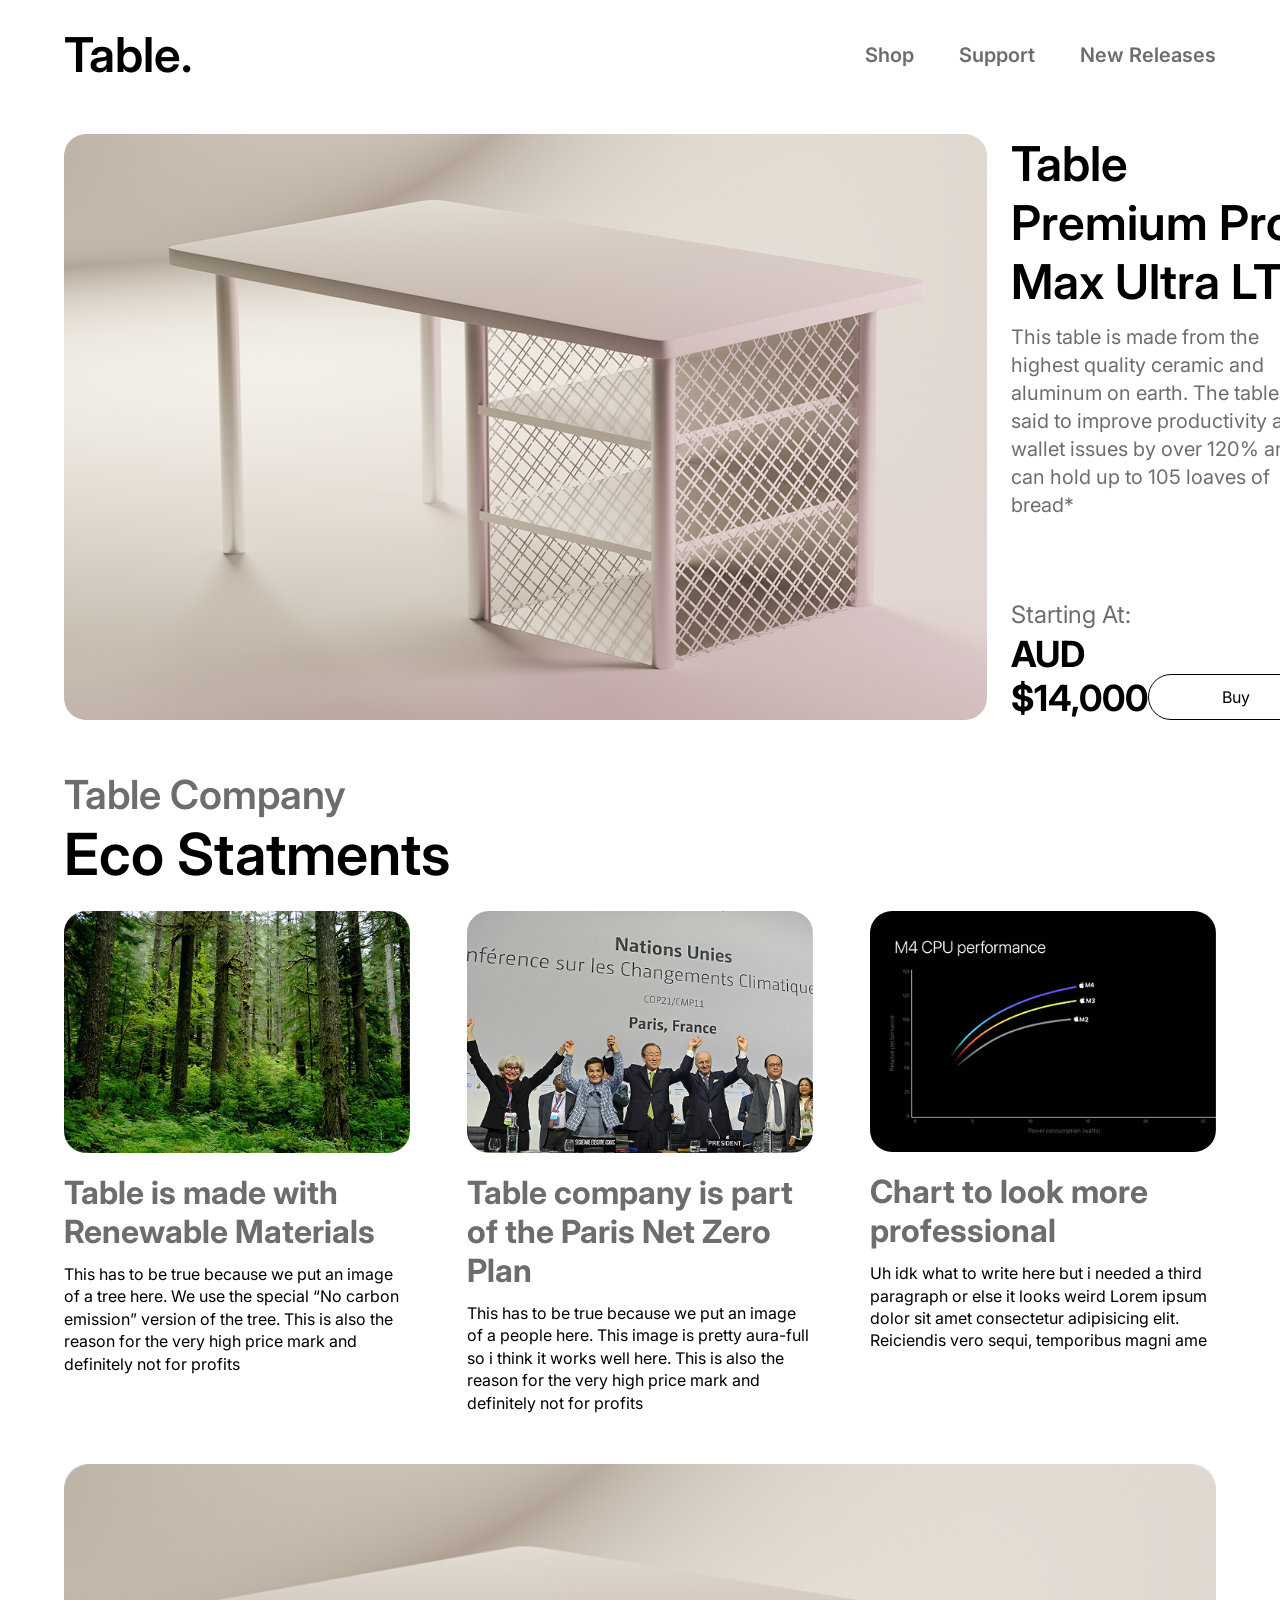
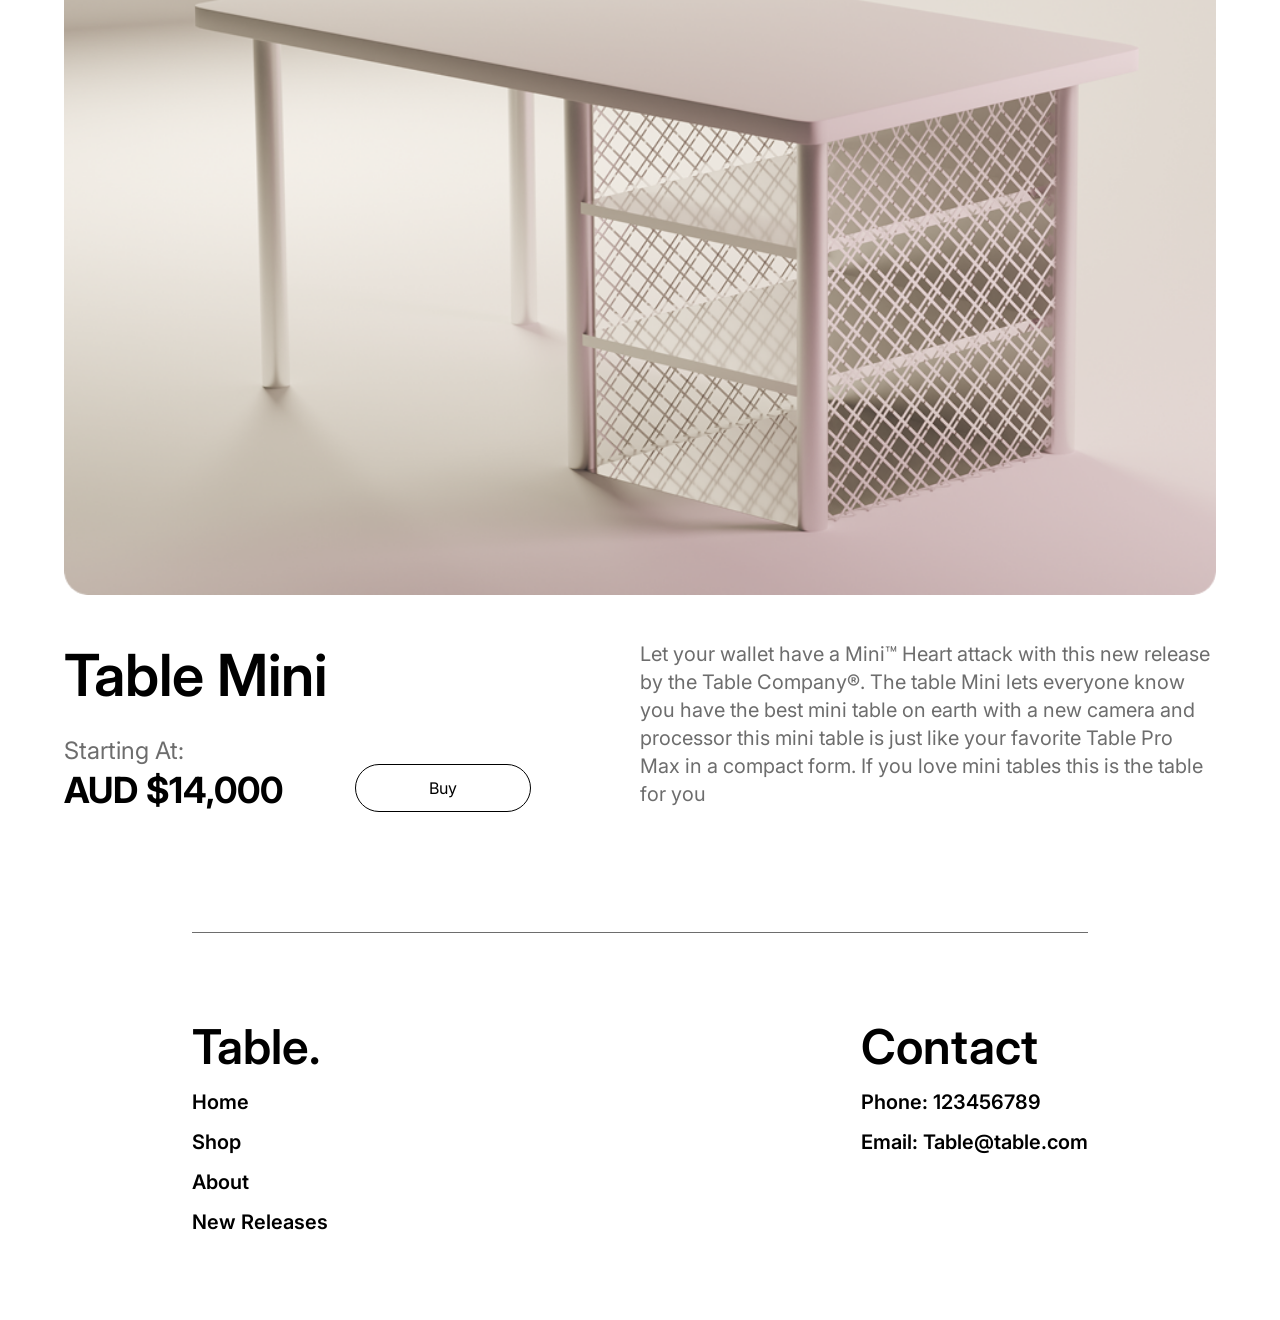
<file: index.html>
<!doctype html>
<html lang="en">
    <head>
        <meta charset="UTF-8" />
        <meta name="viewport" content="width=device-width, initial-scale=1.0" />
        <title>Table.</title>
        <link rel="stylesheet" href="style.css" />
    </head>
    <body>
        <header>
            <a href="index.html" class="TableLogo">Table.</a>
            <div class="header-links">
                <a href="shop.html">Shop</a>
                <a href="support.html">Support</a>
                <a href="new.html">New Releases</a>
            </div>
        </header>
        <div class="homeS1">
            <img src="./Images/Table.png" alt="An Image of a Table" />
            <div class="s1Text">
                <div class="s1Disc">
                    <h1>Table Premium Pro Max Ultra LTE</h1>
                    <p>
                        This table is made from the highest quality ceramic and
                        aluminum on earth. The table is said to improve
                        productivity and wallet issues by over 120% and can hold
                        up to 105 loaves of bread*
                    </p>
                </div>

                <div class="purchasePrompt">
                    <div class="price">
                        <p>Starting At:</p>
                        <h2>AUD $14,000</h2>
                    </div>
                    <div class="buyBtn">
                        <a href="./buyTableProMaxect.html">Buy</a>
                    </div>
                </div>
            </div>
        </div>
        <div class="homeS2">
            <div class="s2title">
                <h2>Table Company</h2>
                <h1>Eco Statments</h1>
            </div>
            <div class="s2panels">
                <div class="S2Box">
                    <img src="Images/eco 1.png" alt="" />
                    <h1>Table is made with Renewable Materials</h1>
                    <p>
                        This has to be true because we put an image of a tree
                        here. We use the special “No carbon emission” version of
                        the tree. This is also the reason for the very high
                        price mark and definitely not for profits
                    </p>
                </div>
                <div class="S2Box">
                    <img src="Images/eco 3.png" alt="" />
                    <h1>Table company is part of the Paris Net Zero Plan</h1>
                    <p>
                        This has to be true because we put an image of a people
                        here. This image is pretty aura-full so i think it works
                        well here. This is also the reason for the very high
                        price mark and definitely not for profits
                    </p>
                </div>
                <div class="S2Box">
                    <img src="Images/eco 2.png" alt="" />
                    <h1>Chart to look more professional</h1>
                    <p>
                        Uh idk what to write here but i needed a third paragraph
                        or else it looks weird Lorem ipsum dolor sit amet
                        consectetur adipisicing elit. Reiciendis vero sequi,
                        temporibus magni ame
                    </p>
                </div>
            </div>
        </div>
        <div class="homeS3">
            <img src="Images/Table.png" alt="Picture of Table Mini" />
            <div class="s3disc">
                <div class="homeS3left">
                    <h1>Table Mini</h1>
                    <div class="purchasePrompt">
                        <div class="price">
                            <p>Starting At:</p>
                            <h2>AUD $14,000</h2>
                        </div>
                        <div class="buyBtn">
                            <p>Buy</p>
                        </div>
                    </div>
                </div>
                <p>
                    Let your wallet have a Mini™ Heart attack with this new
                    release by the Table Company®. The table Mini lets everyone
                    know you have the best mini table on earth with a new camera
                    and processor this mini table is just like your favorite
                    Table Pro Max in a compact form. If you love mini tables
                    this is the table for you
                </p>
            </div>
        </div>
        <footer>
            <div class="footer-content-left">
                <h1>Table.</h1>
                <p>Home</p>
                <p>Shop</p>
                <p>About</p>
                <p>New Releases</p>
            </div>
            <div class="footer-content-right">
                <h1>Contact</h1>
                <p>Phone: 123456789</p>
                <p>Email: Table@table.com</p>
            </div>
        </footer>
    </body>
</html>
</file>
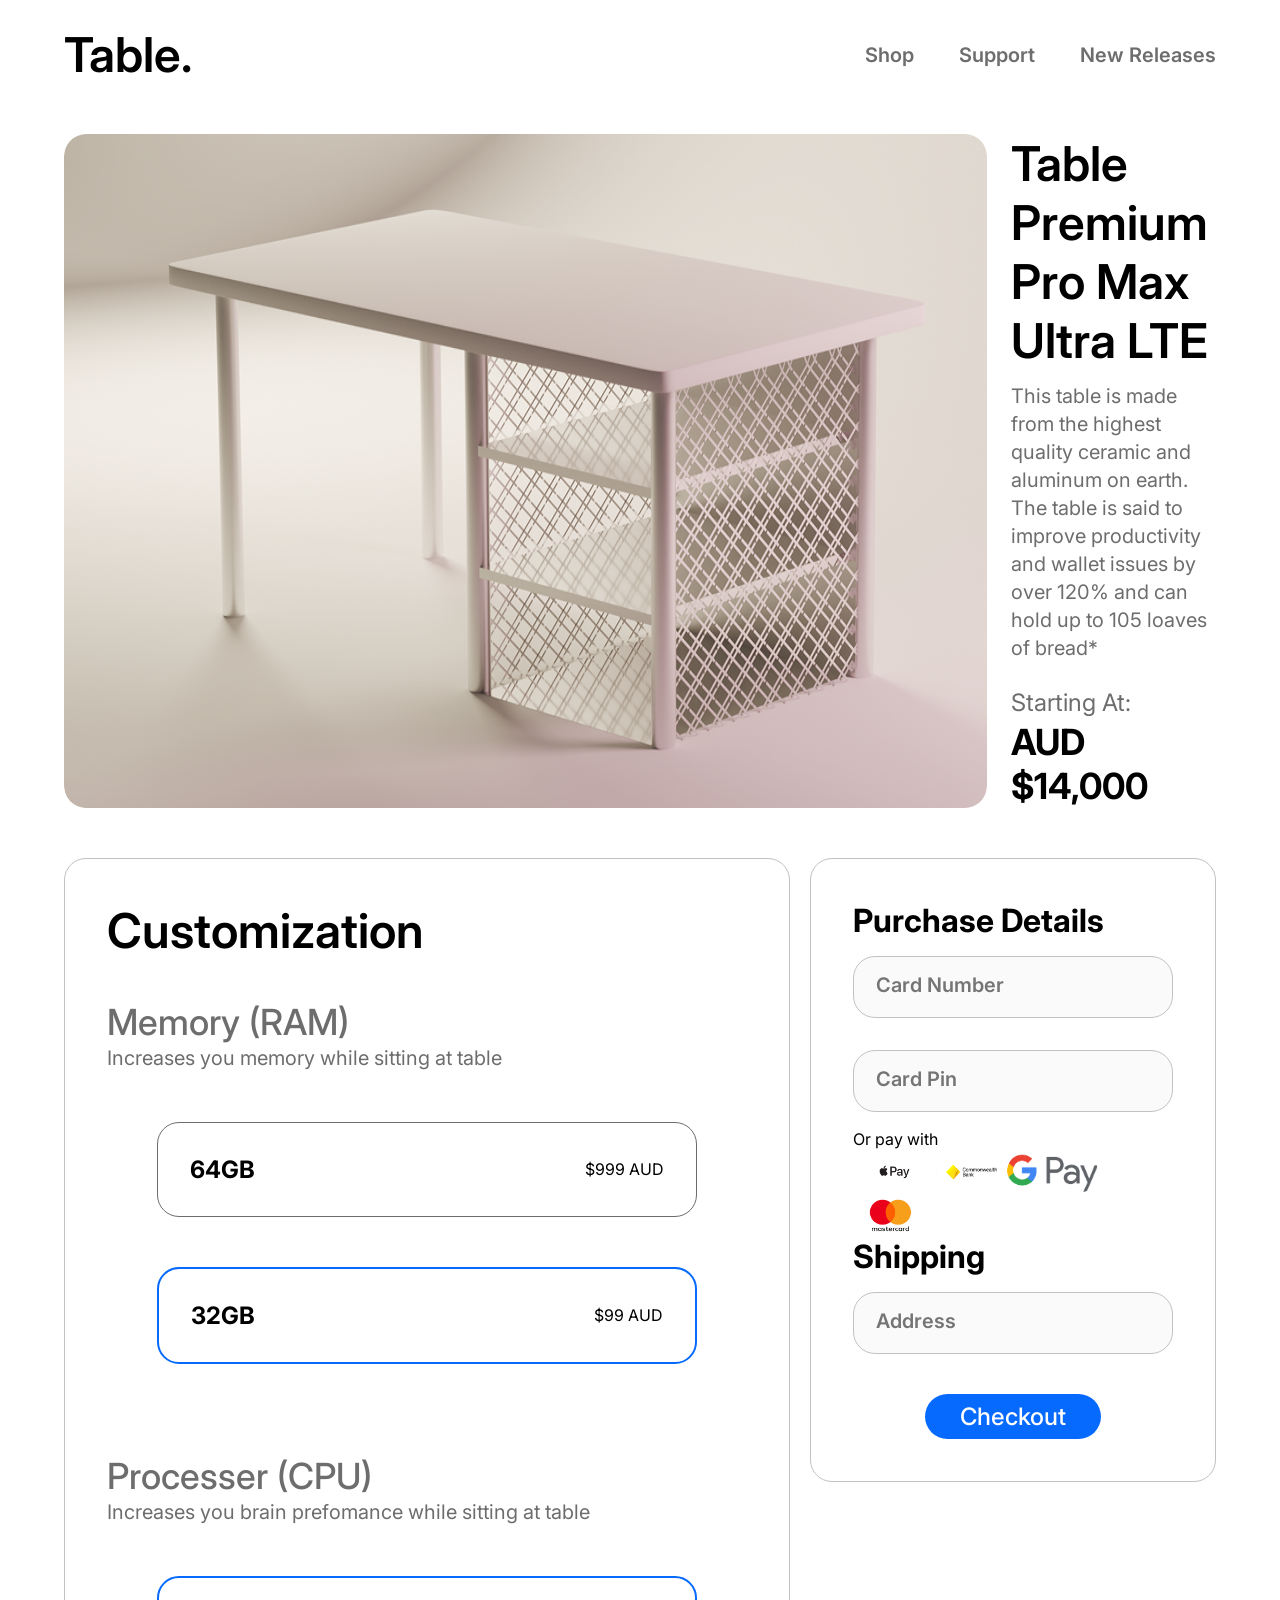
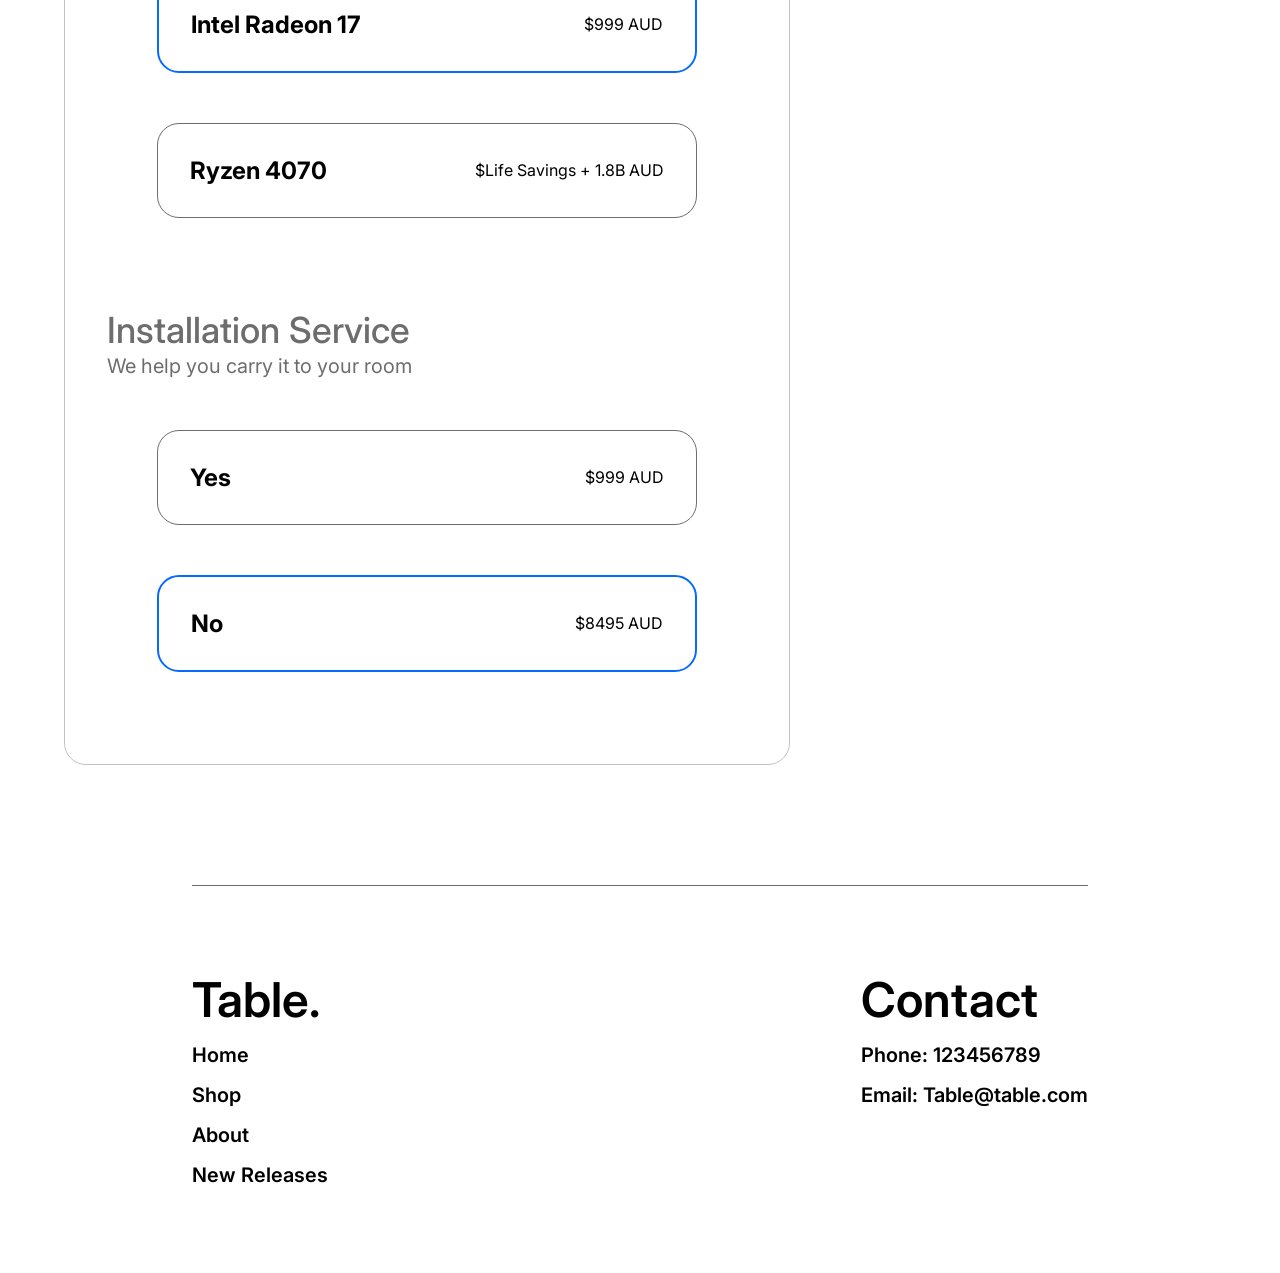
<file: buyTablePro.html>
<!doctype html>
<html lang="en">
    <head>
        <meta charset="UTF-8" />
        <meta name="viewport" content="width=device-width, initial-scale=1.0" />
        <title>Table.</title>
        <link rel="stylesheet" href="style.css" />
    </head>
    <body>
        <header>
            <a class="TableLogo" href="index.html">Table.</a>
            <div class="header-links">
                <a href="shop.html">Shop</a>
                <a href="support.html">Support</a>
                <a href="new.html">New Releases</a>
            </div>
        </header>

        <div class="homeS1">
            <img src="./Images/Table.png" alt="An Image of a Table" />
            <div class="s1Text">
                <div class="s1Disc">
                    <h1>Table Premium Pro Max Ultra LTE</h1>
                    <p>
                        This table is made from the highest quality ceramic and
                        aluminum on earth. The table is said to improve
                        productivity and wallet issues by over 120% and can hold
                        up to 105 loaves of bread*
                    </p>
                </div>

                <div class="purchasePrompt">
                    <div class="price">
                        <p>Starting At:</p>
                        <h2>AUD $14,000</h2>
                    </div>
                </div>
            </div>
        </div>

        <div class="purchaseArea">
            <div class="buyOptions">
                <h1>Customization</h1>
                <div class="opt">
                    <h1>Memory (RAM)</h1>
                    <p>Increases you memory while sitting at table</p>
                    <div class="opti">
                        <h2>64GB</h2>
                        <p>$999 AUD</p>
                    </div>
                    <div class="select">
                        <h2>32GB</h2>
                        <p>$99 AUD</p>
                    </div>
                </div>
                <div class="opt">
                    <h1>Processer (CPU)</h1>
                    <p>Increases you brain prefomance while sitting at table</p>
                    <div class="select">
                        <h2>Intel Radeon 17</h2>
                        <p>$999 AUD</p>
                    </div>
                    <div class="opti">
                        <h2>Ryzen 4070</h2>
                        <p>$Life Savings + 1.8B AUD</p>
                    </div>
                </div>
                <div class="opt">
                    <h1>Installation Service</h1>
                    <p>We help you carry it to your room</p>
                    <div class="opti">
                        <h2>Yes</h2>
                        <p>$999 AUD</p>
                    </div>
                    <div class="select">
                        <h2>No</h2>
                        <p>$8495 AUD</p>
                    </div>
                </div>
            </div>
            <div class="cardDetails">
                <h1>Purchase Details</h1>
                <input type="text" placeholder="Card Number" />
                <input type="text" placeholder="Card Pin" />
                <div class="cardContainer">
                    <p>Or pay with</p>
                    <div class="cardProviders">
                        <img src="./Images/CardLogos/applePay.png" alt="" class="logos">
                        <img src="./Images/CardLogos/comm.jpg" alt="" class="logos">
                        <img src="./Images/CardLogos/gpay.png" alt="" class="logos">
                        <img src="./Images/CardLogos/mastercard.jpg" alt="" class="logos">
                    </div>
                </div>
                <h1>Shipping</h1>
                <input class="input" placeholder="Address"></input>
                <div class="checkoutCtnr">
                    <div class="checkoutBtn">
                        <h2>Checkout</h2>
                    </div>
                </div>
            </div>
        </div>

        <footer>
            <div class="footer-content-left">
                <h1>Table.</h1>
                <p>Home</p>
                <p>Shop</p>
                <p>About</p>
                <p>New Releases</p>
            </div>
            <div class="footer-content-right">
                <h1>Contact</h1>
                <p>Phone: 123456789</p>
                <p>Email: Table@table.com</p>
            </div>
        </footer>
    </body>
</html>
</file>
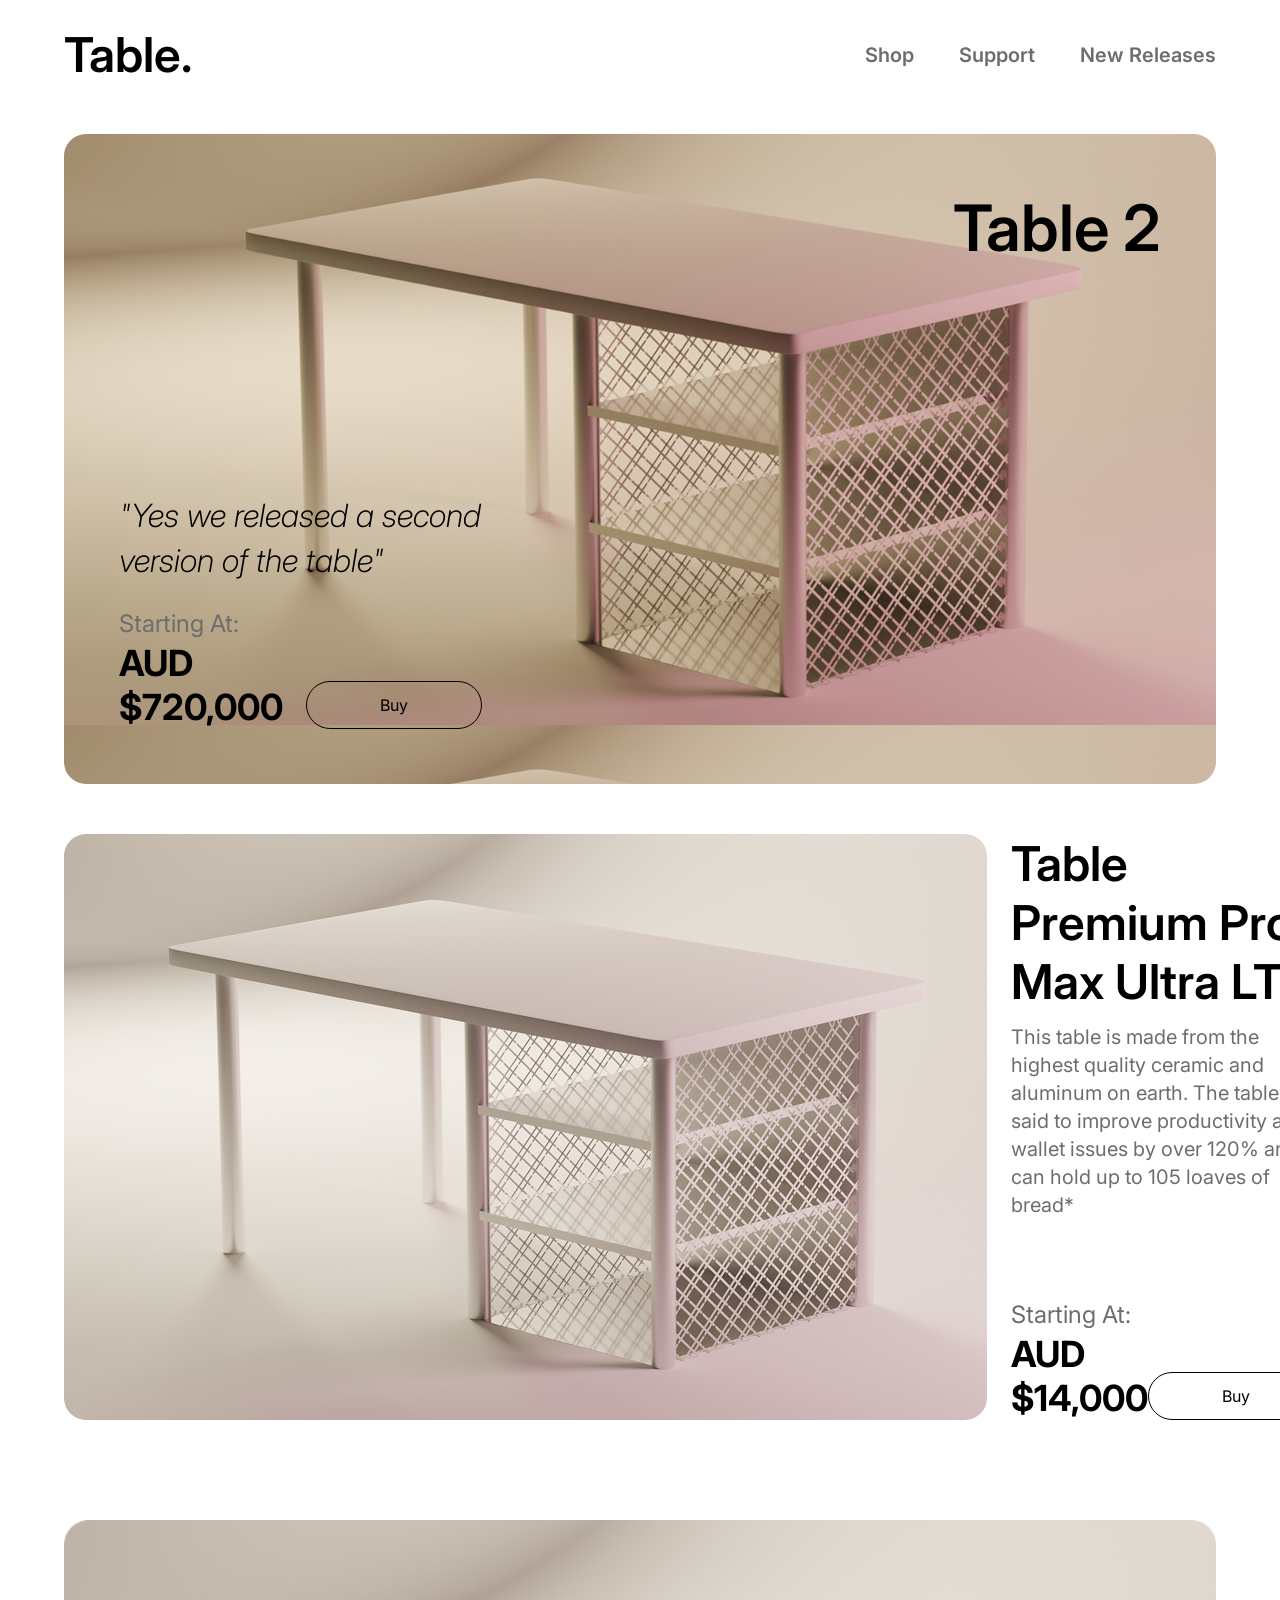
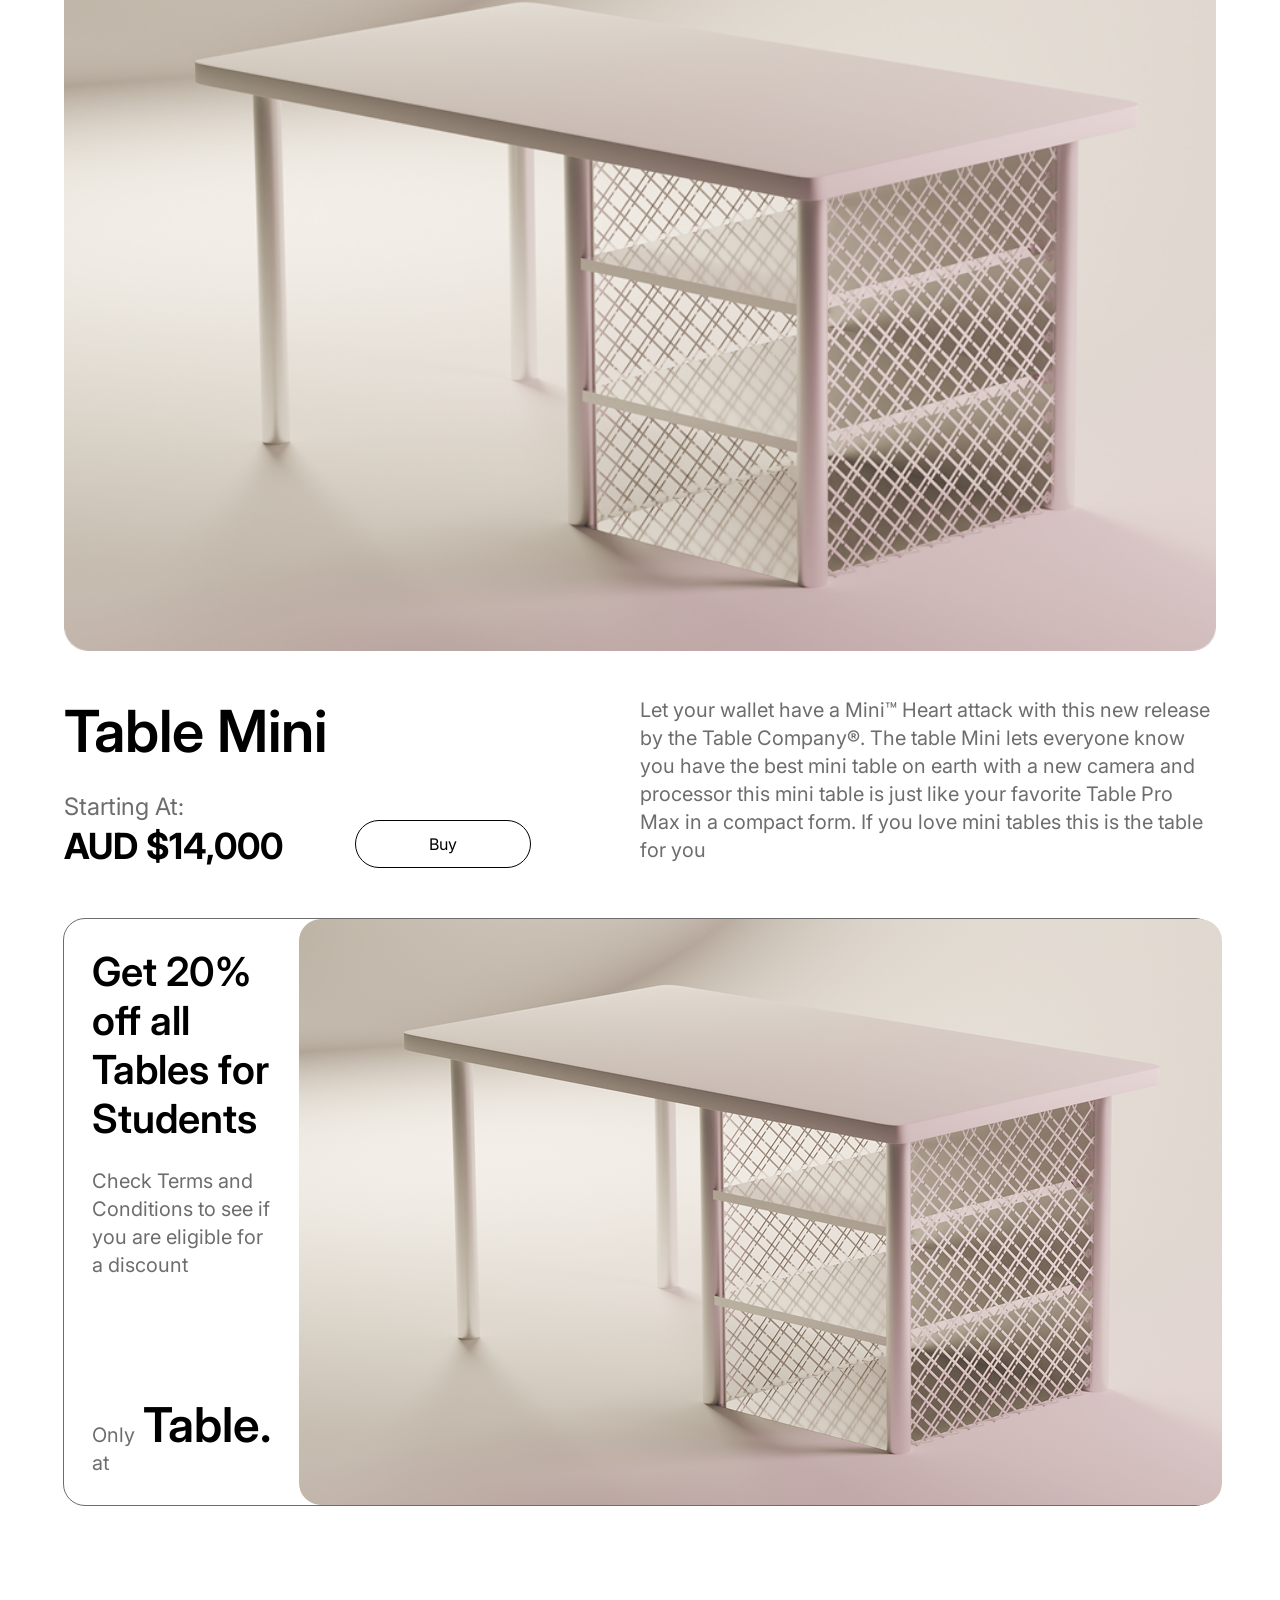
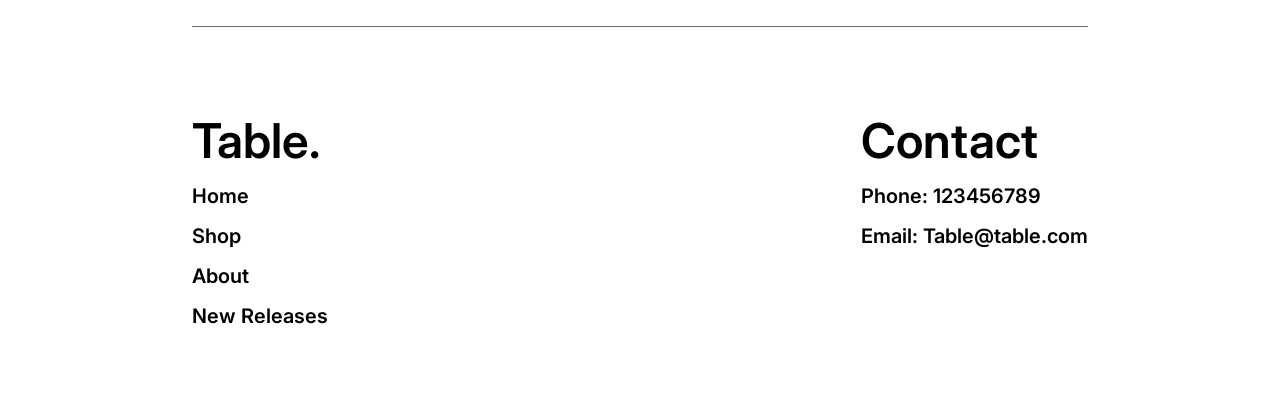
<file: new.html>
<!doctype html>
<html lang="en">
    <head>
        <meta charset="UTF-8" />
        <meta name="viewport" content="width=device-width, initial-scale=1.0" />
        <title>Table. | New Releases</title>
        <link rel="stylesheet" href="style.css" />
    </head>
    <body>
        <header>
            <a class="TableLogo" href="index.html">Table.</a>
            <div class="header-links">
                <a href="shop.html">Shop</a>
                <a href="support.html">Support</a>
                <a href="new.html">New Releases</a>
            </div>
        </header>

        <div class="shopS1">
            <div class="shopS1Left">
                <p>"Yes we released a second version of the table"</p>
                <div class="purchasePrompt">
                    <div class="price">
                        <p>Starting At:</p>
                        <h2>AUD $720,000</h2>
                    </div>
                    <div class="buyBtn">
                        <p>Buy</p>
                    </div>
                </div>
            </div>
            <div class="shopS1Right">
                <h1>Table 2</h1>
            </div>
        </div>
        <div class="homeS1">
            <img src="./Images/Table.png" alt="An Image of a Table" />
            <div class="s1Text">
                <div class="s1Disc">
                    <h1>Table Premium Pro Max Ultra LTE</h1>
                    <p>
                        This table is made from the highest quality ceramic and
                        aluminum on earth. The table is said to improve
                        productivity and wallet issues by over 120% and can hold
                        up to 105 loaves of bread*
                    </p>
                </div>

                <div class="purchasePrompt">
                    <div class="price">
                        <p>Starting At:</p>
                        <h2>AUD $14,000</h2>
                    </div>
                    <div class="buyBtn">
                        <p>Buy</p>
                    </div>
                </div>
            </div>
        </div>
        <div class="homeS3">
            <img src="Images/Table.png" alt="Picture of Table Mini" />
            <div class="s3disc">
                <div class="homeS3left">
                    <h1>Table Mini</h1>
                    <div class="purchasePrompt">
                        <div class="price">
                            <p>Starting At:</p>
                            <h2>AUD $14,000</h2>
                        </div>
                        <div class="buyBtn">
                            <p>Buy</p>
                        </div>
                    </div>
                </div>
                <p>
                    Let your wallet have a Mini™ Heart attack with this new
                    release by the Table Company®. The table Mini lets everyone
                    know you have the best mini table on earth with a new camera
                    and processor this mini table is just like your favorite
                    Table Pro Max in a compact form. If you love mini tables
                    this is the table for you
                </p>
            </div>
        </div>
        <div class="studentDiscount">
            <div class="studentDiscountText">
                <div class="studentTop">
                    <h1>Get 20% off all Tables for Students</h1>
                    <p>
                        Check Terms and Conditions to see if you are eligible
                        for a discount
                    </p>
                </div>

                <div class="onlyAtTable">
                    <p>Only at</p>
                    <h1 class="TableLogo">Table.</h1>
                </div>
            </div>
            <img src="./Images/Table.png" alt="An image of a table" />
        </div>
        <footer>
            <div class="footer-content-left">
                <h1>Table.</h1>
                <p>Home</p>
                <p>Shop</p>
                <p>About</p>
                <p>New Releases</p>
            </div>
            <div class="footer-content-right">
                <h1>Contact</h1>
                <p>Phone: 123456789</p>
                <p>Email: Table@table.com</p>
            </div>
        </footer>
    </body>
</html>
</file>
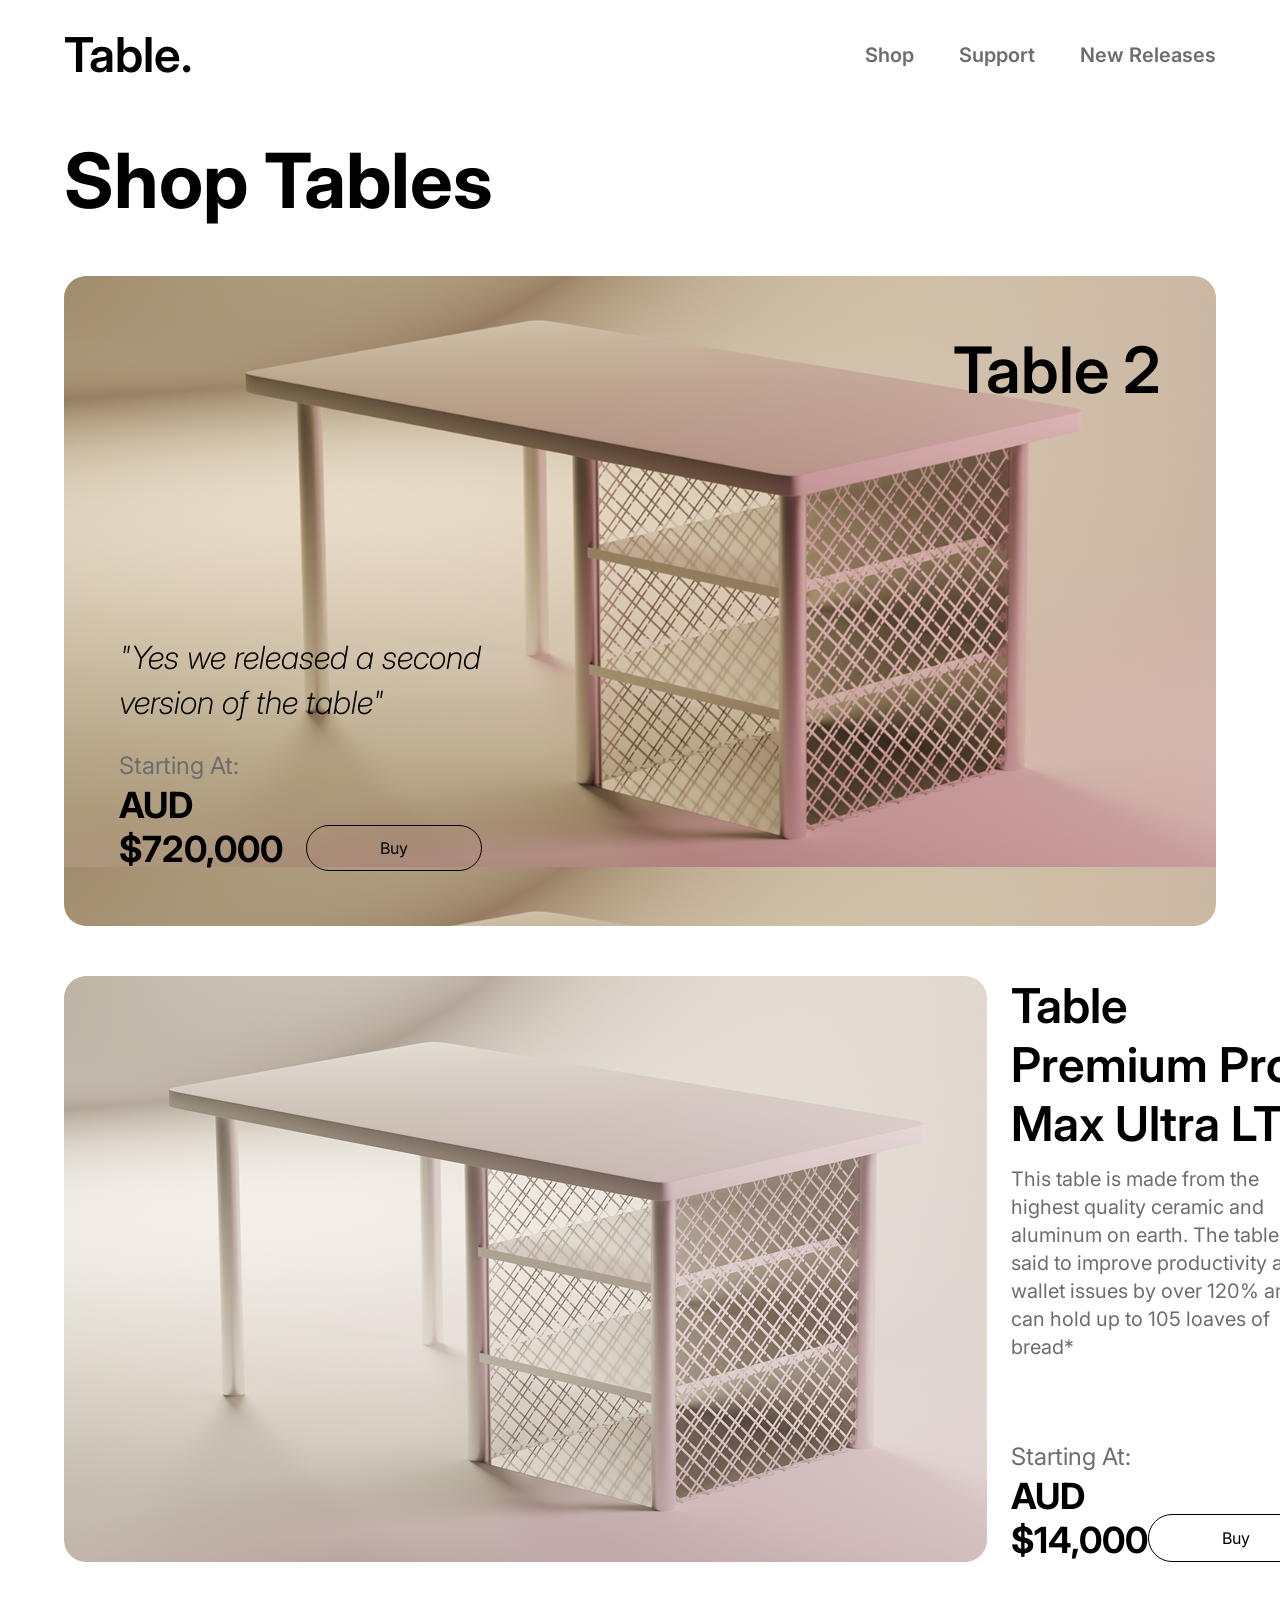
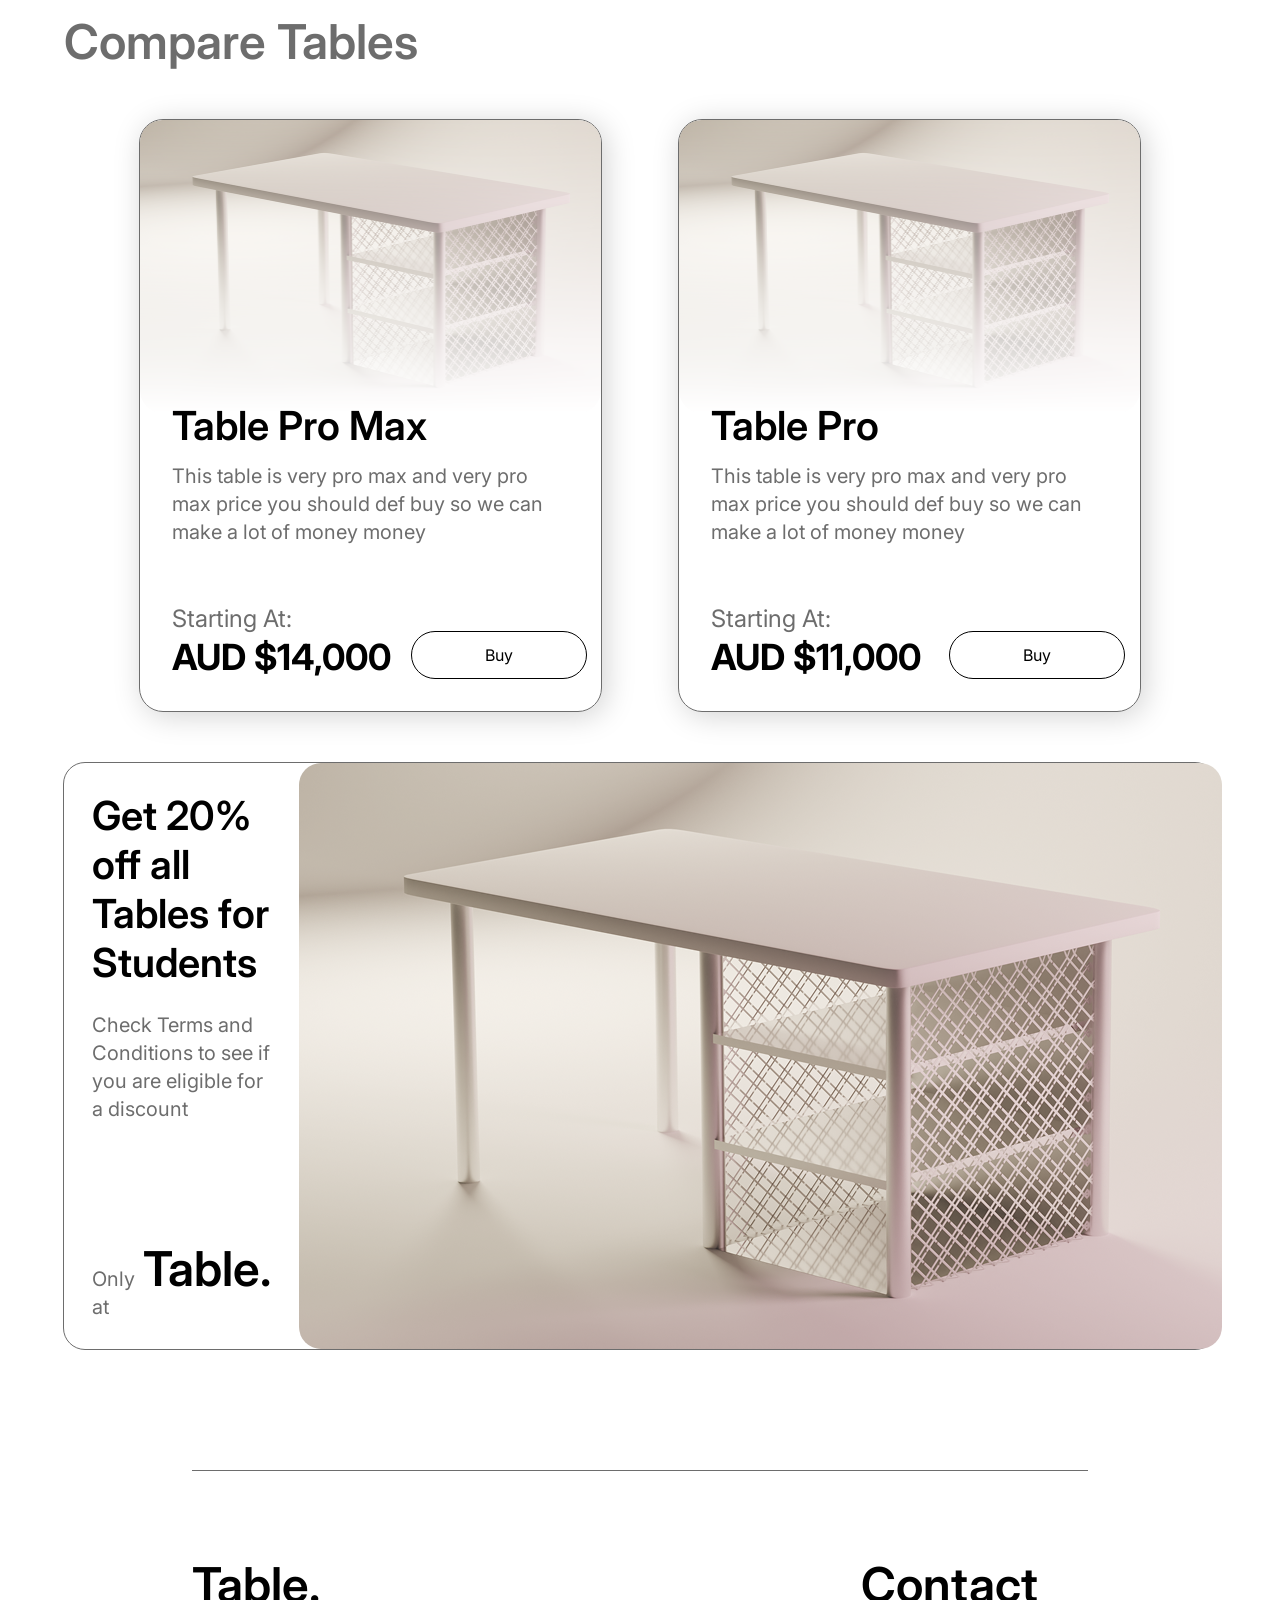
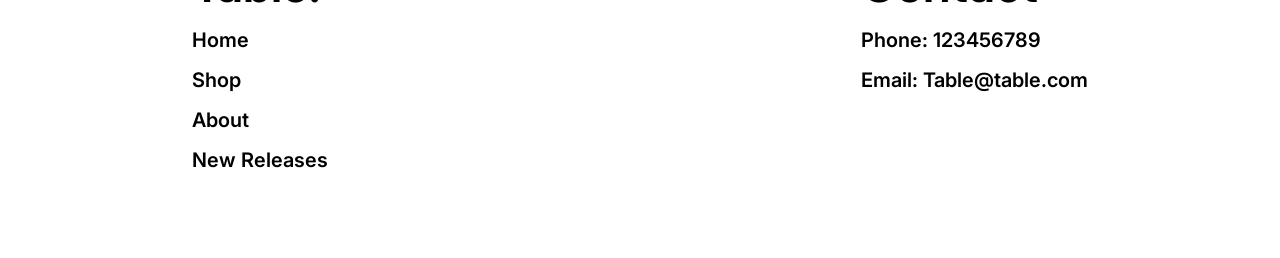
<file: Shop.html>
<!doctype html>
<html lang="en">
    <head>
        <meta charset="UTF-8" />
        <meta name="viewport" content="width=device-width, initial-scale=1.0" />
        <title>Table. | Shop</title>
        <link rel="stylesheet" href="style.css" />
    </head>
    <body>
        <header>
            <a class="TableLogo" href="index.html">Table.</a>
            <div class="header-links">
                <a href="shop.html">Shop</a>
                <a href="support.html">Support</a>
                <a href="new.html">New Releases</a>
            </div>
        </header>
        <div class="shopbigtitle">
            <h1>Shop Tables</h1>
        </div>
        <div class="shopS1">
            <div class="shopS1Left">
                <p>"Yes we released a second version of the table"</p>
                <div class="purchasePrompt">
                    <div class="price">
                        <p>Starting At:</p>
                        <h2>AUD $720,000</h2>
                    </div>
                    <div class="buyBtn">
                        <a href="#">Buy</a>
                    </div>
                </div>
            </div>
            <div class="shopS1Right">
                <h1>Table 2</h1>
            </div>
        </div>
        <div class="homeS1">
            <img src="./Images/Table.png" alt="An Image of a Table" />
            <div class="s1Text">
                <div class="s1Disc">
                    <h1>Table Premium Pro Max Ultra LTE</h1>
                    <p>
                        This table is made from the highest quality ceramic and
                        aluminum on earth. The table is said to improve
                        productivity and wallet issues by over 120% and can hold
                        up to 105 loaves of bread*
                    </p>
                </div>

                <div class="purchasePrompt">
                    <div class="price">
                        <p>Starting At:</p>
                        <h2>AUD $14,000</h2>
                    </div>
                    <div class="buyBtn">
                        <p>Buy</p>
                    </div>
                </div>
            </div>
        </div>
        <div class="shopS3">
            <h1>Compare Tables</h1>
            <div class="shopS3CardContainer">
                <div class="shopS3Card">
                    <img src="./Images/Table.png" alt="A picture of a table" />
                    <h1>Table Pro Max</h1>
                    <p>
                        This table is very pro max and very pro max price you
                        should def buy so we can make a lot of money money
                    </p>
                    <div class="purchasePrompt">
                        <div class="price">
                            <p>Starting At:</p>
                            <h2>AUD $14,000</h2>
                        </div>
                        <div class="buyBtn">
                            <p>Buy</p>
                        </div>
                    </div>
                </div>
                <div class="shopS3Card">
                    <img src="./Images/Table.png" alt="A picture of a table" />
                    <h1>Table Pro</h1>
                    <p>
                        This table is very pro max and very pro max price you
                        should def buy so we can make a lot of money money
                    </p>
                    <div class="purchasePrompt">
                        <div class="price">
                            <p>Starting At:</p>
                            <h2>AUD $11,000</h2>
                        </div>
                        <div class="buyBtn">
                            <p>Buy</p>
                        </div>
                    </div>
                </div>
            </div>
        </div>
        <div class="studentDiscount">
            <div class="studentDiscountText">
                <div class="studentTop">
                    <h1>Get 20% off all Tables for Students</h1>
                    <p>
                        Check Terms and Conditions to see if you are eligible
                        for a discount
                    </p>
                </div>

                <div class="onlyAtTable">
                    <p>Only at</p>
                    <h1 class="TableLogo">Table.</h1>
                </div>
            </div>
            <img src="./Images/Table.png" alt="An image of a table" />
        </div>
        <footer>
            <div class="footer-content-left">
                <h1>Table.</h1>
                <p>Home</p>
                <p>Shop</p>
                <p>About</p>
                <p>New Releases</p>
            </div>
            <div class="footer-content-right">
                <h1>Contact</h1>
                <p>Phone: 123456789</p>
                <p>Email: Table@table.com</p>
            </div>
        </footer>
    </body>
</html>
</file>
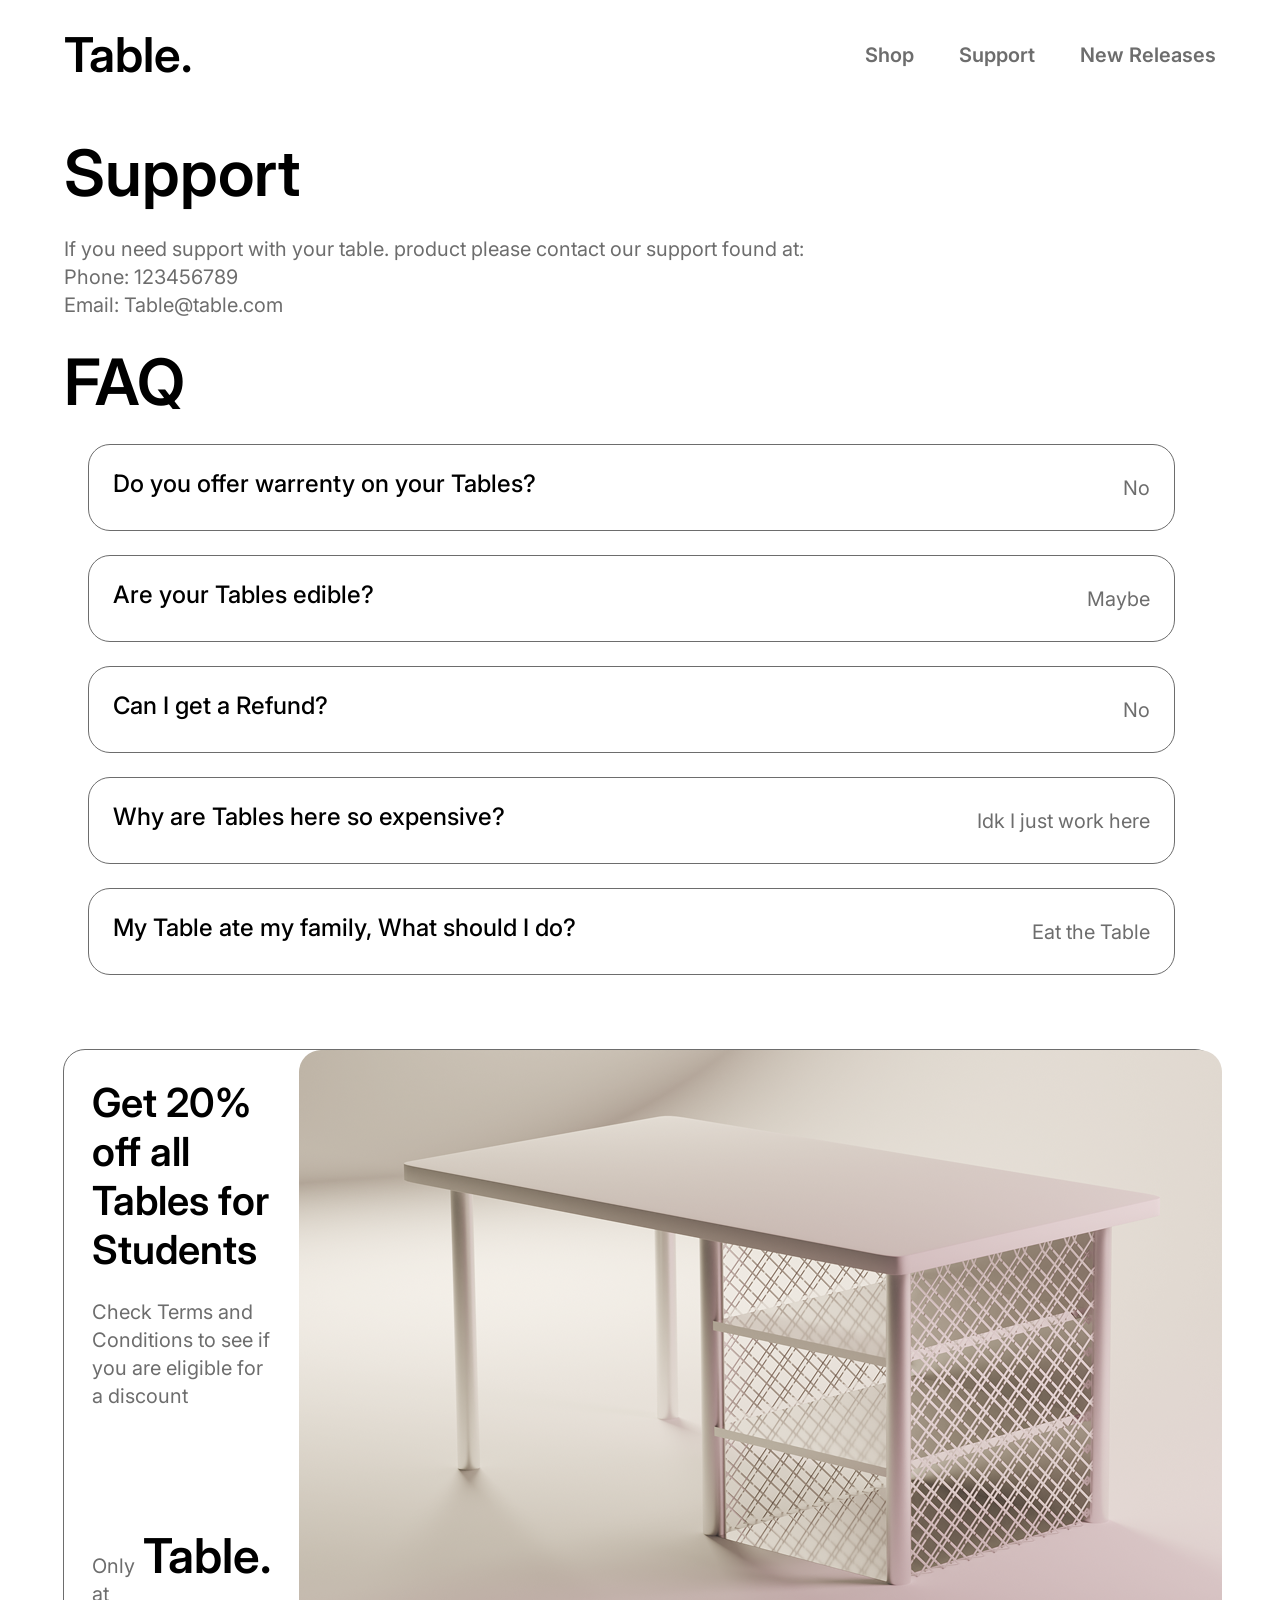
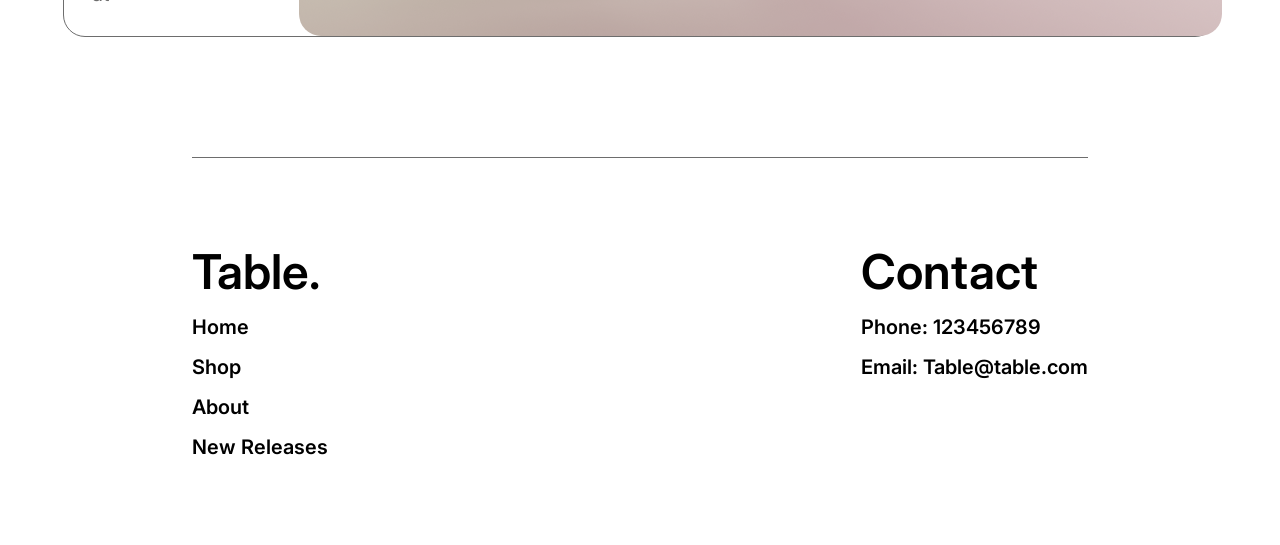
<file: support.html>
<!doctype html>
<html lang="en">
    <head>
        <meta charset="UTF-8" />
        <meta name="viewport" content="width=device-width, initial-scale=1.0" />
        <title>Table. | Support</title>
        <link rel="stylesheet" href="style.css" />
    </head>
    <body>
        <header>
            <a class="TableLogo" href="index.html">Table.</a>
            <div class="header-links">
                <a href="shop.html">Shop</a>
                <a href="support.html">Support</a>
                <a href="new.html">New Releases</a>
            </div>
        </header>

        <div class="supportLinks">
            <h1>Support</h1>
            <p>
                If you need support with your table. product please contact our
                support found at:
            </p>
            <p>Phone: 123456789</p>
            <p>Email: Table@table.com</p>

            <div class="faq">
                <h1>FAQ</h1>
                <div class="question">
                    <h2>Do you offer warrenty on your Tables?</h2>
                    <p>No</p>
                </div>
                <div class="question">
                    <h2>Are your Tables edible?</h2>
                    <p>Maybe</p>
                </div>
                <div class="question">
                    <h2>Can I get a Refund?</h2>
                    <p>No</p>
                </div>
                <div class="question">
                    <h2>Why are Tables here so expensive?</h2>
                    <p>Idk I just work here</p>
                </div>
                <div class="question">
                    <h2>My Table ate my family, What should I do?</h2>
                    <p>Eat the Table</p>
                </div>
            </div>
        </div>

        <div class="studentDiscount">
            <div class="studentDiscountText">
                <div class="studentTop">
                    <h1>Get 20% off all Tables for Students</h1>
                    <p>
                        Check Terms and Conditions to see if you are eligible
                        for a discount
                    </p>
                </div>

                <div class="onlyAtTable">
                    <p>Only at</p>
                    <h1 class="TableLogo">Table.</h1>
                </div>
            </div>
            <img src="./Images/Table.png" alt="An image of a table" />
        </div>
        <footer>
            <div class="footer-content-left">
                <h1>Table.</h1>
                <p>Home</p>
                <p>Shop</p>
                <p>About</p>
                <p>New Releases</p>
            </div>
            <div class="footer-content-right">
                <h1>Contact</h1>
                <p>Phone: 123456789</p>
                <p>Email: Table@table.com</p>
            </div>
        </footer>
    </body>
</html>
</file>
<file: style.css>
@import url("https://fonts.googleapis.com/css2?family=Inter:ital,opsz,wght@0,14..32,100..900;1,14..32,100..900&display=swap");
:root {
    --sub-heading-color: #6d6d6d;
    --selected: #066aff;
    --text-input-bg-color: #fafafa;
}
p {
    line-height: 140%;
}
* {
    font-family: "Inter";
    margin: 0;
}
body {
    display: flex;
    flex-direction: column;
    justify-content: center;
    align-items: center;
    background-color: white;
}
a {
    color: black;
    text-decoration: none;
}
header {
    width: 90%;
    margin-top: 25px;
    display: flex;
    flex-direction: row;
    align-items: center;
    justify-content: space-between;
    max-width: 1450px;
}
.TableLogo {
    font-weight: 600;
    font-size: 48px;
    color: black;
    text-decoration: none;
}
.footer-content-left > h1 {
    font-weight: 600;
    font-size: 48px;
}
.header-links {
    display: flex;
    flex-direction: row;
    margin-left: 45px;
    font-weight: 600;
    font-size: 20px;
    color: var(--sub-heading-color);
}
.header-links > a {
    margin-left: 45px;
    color: var(--sub-heading-color);
    text-decoration: none;
}
.homeS1 {
    width: 90%;
    display: flex;
    flex-direction: row;
    justify-content: space-between;
    max-width: 1450px;
    margin-top: 50px;
    margin-bottom: 50px;
}
.homeS1 .s1Text {
    display: flex;
    flex-direction: column;
    align-items: flex-start;
}
.homeS1 > .s1Text {
    margin-left: 12px;
    display: flex;
    justify-content: space-between;
    flex-shrink: 2;
}
.homeS1 > .s1Text > .s1Disc > h1 {
    font-weight: 600;
    font-size: 48px;
    margin-top: 0px;
    margin-bottom: 12px;
}
.homeS1 > .s1Text > .s1Disc > p {
    font-weight: 400;
    font-size: 20px;
    margin-top: 0px;
    color: var(--sub-heading-color);
}
.homeS1 > img {
    flex-grow: 2;
    margin-right: 12px;
}
.shopbigtitle {
    display: flex;
    width: 90%;
    max-width: 1450px;
    margin-top: 50px;
    font-size: 38px;
}
.purchasePrompt {
    display: flex;
    width: 90%;
    flex-direction: row;
    justify-content: space-between;
    align-items: flex-end;
}
.price > h2 {
    font-size: 36px;
    margin: 0px;
}
.price > p {
    font-weight: 400;
    font-size: 24px;
    margin: 0px;
    color: var(--sub-heading-color);
}
.buyBtn {
    padding: 12px;
    display: flex;
    justify-content: center;
    align-items: center;
    border-radius: 24px;
    border: 1px solid black;
}

.buyBtn > p {
    margin: 0px;
}
.homeS2 {
    display: flex;
    width: 90%;
    max-width: 1450px;
    flex-direction: column;
    justify-content: flex-start;
}

.s2title {
    display: flex;
    flex-direction: column;
    justify-content: flex-start;
}
.s2title > h1 {
    font-weight: 600;
    font-size: 58px;
    margin-bottom: 22px;
}
.s2title > h2 {
    font-weight: 600;
    font-size: 40px;
    color: var(--sub-heading-color);
}
.s2panels {
    display: flex;
    flex-direction: row;
    justify-content: space-between;
}
.s2panels > S2Box {
    margin: 12px;
}
img {
    border-radius: 22px;
    width: auto;
}
.S2Box {
    display: flex;
    width: 30%;
    flex-direction: column;
}
.S2Box > h1 {
    color: var(--sub-heading-color);
    font-size: 32px;
    margin-top: 20px;
    margin-bottom: 12px;
}
.homeS3 {
    width: 90%;
    margin-top: 50px;
    display: flex;
    flex-direction: column;
    max-width: 1450px;
}
.s3disc {
    margin-top: 45px;
    display: flex;
    direction: row;
    justify-content: space-between;
    align-items: flex-start;
}
.s3disc > p {
    max-width: 50%;
}
.homeS3left {
    display: flex;
    flex-direction: column;
    justify-content: space-between;
    width: 45%;
}
.homeS3 > img {
    object-fit: cover;
    height: 25%;
    width: auto;
}
.homeS3left > h1 {
    font-size: 58px;
    font-weight: 600;
}
.s3disc > p {
    font-size: 20px;
    color: var(--sub-heading-color);
    line-height: 140%;
}
.price > p {
    margin-top: 24px;
}
.buyBtn {
    min-width: 150px;
}
footer {
    width: 70%;
    margin-top: 120px;
    padding: 84px 0px;
    max-width: 1450px;
    border-top: solid 1px var(--sub-heading-color);
    display: flex;
    justify-content: space-between;
}
.footer-content-left > p {
    font-weight: 600;
    font-size: 20px;
    padding-top: 12px;
}
.footer-content-right > p {
    font-weight: 600;
    font-size: 20px;
    padding-top: 12px;
}
.footer-content-right > h1 {
    font-weight: 600;
    font-size: 48px;
}
.shopS1 {
    background-image: url(./Images/Table2.png);
    background-size: 100%;
    border-radius: 22px;
    display: flex;
    margin-top: 50px;
    width: 90%;
    max-width: 1450px;
    justify-content: space-between;
    height: 650px;
}
.shopS1Right {
    align-self: flex-start;
    padding: 55px;
}
.shopS1Right > h1 {
    font-size: 64px;
    font-weight: 600;
}
.shopS1Left {
    align-self: flex-end;
    padding: 55px;
    width: 35%;
}
.shopS1Left > p {
    font-weight: 250;
    font-size: 32px;
    font-style: italic;
}
.shopS3 {
    width: 90%;
    max-width: 1450px;
}
.shopS3 > h1 {
    font-size: 48px;
    font-weight: 600;
    color: var(--sub-heading-color);
}
.shopS3CardContainer {
    margin-top: 48px;
    display: flex;
    direction: row;
    justify-content: space-evenly;
}

.shopS3Card {
    width: 40%;
    border: 0.5px solid var(--sub-heading-color);
    box-shadow: 4px 4px 30px lightgray;
    border-radius: 24px;
    display: flex;
    flex-direction: column;
}
.shopS3Card > img {
    mask-image: linear-gradient(to bottom, black 0, transparent 100%);
}
.shopS3Card > h1 {
    margin: -12px 32px 12px 32px;
    font-size: 40px;
    font-weight: 600;
}
.shopS3Card > p {
    margin: 0px 32px;
    font-weight: 400;
    font-size: 20px;
    color: var(--sub-heading-color);
}
.shopS3Card > .purchasePrompt {
    margin: 32px;
}
.studentDiscount {
    width: 90%;
    max-width: 1450px;
    display: flex;
    flex-direction: row;
    margin-top: 50px;
    border: 0.5px solid var(--sub-heading-color);
    border-radius: 22px;
}
.studentDiscountText {
    margin: 28px;
    display: flex;
    flex-direction: column;
    justify-content: space-between;
}
.studentTop > h1 {
    font-size: 40px;
    font-weight: 600;
    margin-bottom: 24px;
}
.studentTop > p {
    color: var(--sub-heading-color);
    font-size: 20px;
}
.onlyAtTable {
    display: flex;
    flex-direction: row;
    align-items: baseline;
}
.onlyAtTable > p {
    color: var(--sub-heading-color);
    font-size: 20px;
    margin-right: 8px;
}
.supportLinks {
    display: flex;
    width: 90%;
    max-width: 1450px;
    margin-top: 50px;
    flex-direction: column;
}
.supportLinks > h1 {
    font-size: 64px;
    font-weight: 600;
    margin-bottom: 24px;
}
.faq > h1 {
    font-size: 64px;
    font-weight: 600;
    margin-bottom: 24px;
    margin: 24px 0px;
}
.supportLinks > p {
    color: var(--sub-heading-color);
    font-size: 20px;
}
.question {
    width: 90%;
    border: 1px solid var(--sub-heading-color);
    border-radius: 22px;
    padding: 24px;
    margin: 24px;
    display: flex;
    flex-direction: row;
    justify-content: space-between;
    align-items: center;
}
.question > h2 {
    font-size: 24px;
    font-weight: 500;
    margin-bottom: 8px;
}
.question > p {
    font-size: 20px;
    margin-left: 12px;
    color: var(--sub-heading-color);
}
.purchaseArea {
    width: 90%;
    max-width: 1450px;
    display: flex;
}
.buyOptions {
    display: flex;
    flex-grow: 2;
    border: 0.5px solid #c2c2c2;
    flex-direction: column;
    padding: 42px;
    border-radius: 22px;
}

.buyOptions > h1 {
    font-weight: 600;
    font-size: 48px;
}
.opt > h1 {
    font-weight: 500;
    font-size: 36px;
    color: var(--sub-heading-color);
    margin-top: 40px;
}
.opt > p {
    font-size: 20px;
    font-weight: 400;
    color: var(--sub-heading-color);
}
.opt > div {
    display: flex;
    flex-direction: row;
    justify-content: space-between;
    padding: 32px;
    margin: 50px;
    align-items: center;
}
.opti {
    border: 1px solid var(--sub-heading-color);
    border-radius: 22px;
}
.select {
    border-radius: 22px;
    border: 2px solid var(--selected);
}
.cardDetails {
    display: flex;
    position: relative;
    flex-direction: column;
    flex-grow: 0;
    border: 0.5px solid #c2c2c2;
    border-radius: 22px;
    padding: 42px;
    margin-left: 20px;
    height: min-content;
}

.cardDetails > h1 .select {
    border-radius: 22px;
    border: 2px solid var(--selected);
}
input::placeholder {
    font-size: 20px;
    font-weight: 600;
}
input {
    border: 1px solid #c2c2c2;
    padding: 22px;
    border-radius: 22px;
    margin: 16px 0px;
    background-color: var(--text-input-bg-color);
}
.checkoutCtnr {
    display: flex;
    width: 100%;
    justify-content: center;
}
.checkoutBtn {
    width: 50%;
    display: flex;
    justify-content: center;
    margin-top: 24px;
    padding: 8px;
    background-color: var(--selected);
    border-radius: 50px;
    color: white;
}
.checkoutBtn > h2 {
    font-weight: 500;
}
.cardProviders {
    display: flex;
    max-width: 90%;
    flex-direction: row;
    flex-wrap: wrap;
}
.cardContainer {
    display: flex;
    flex-direction: column;
}
.cardProviders > img {
    max-height: 2.725rem;
}
</file>
